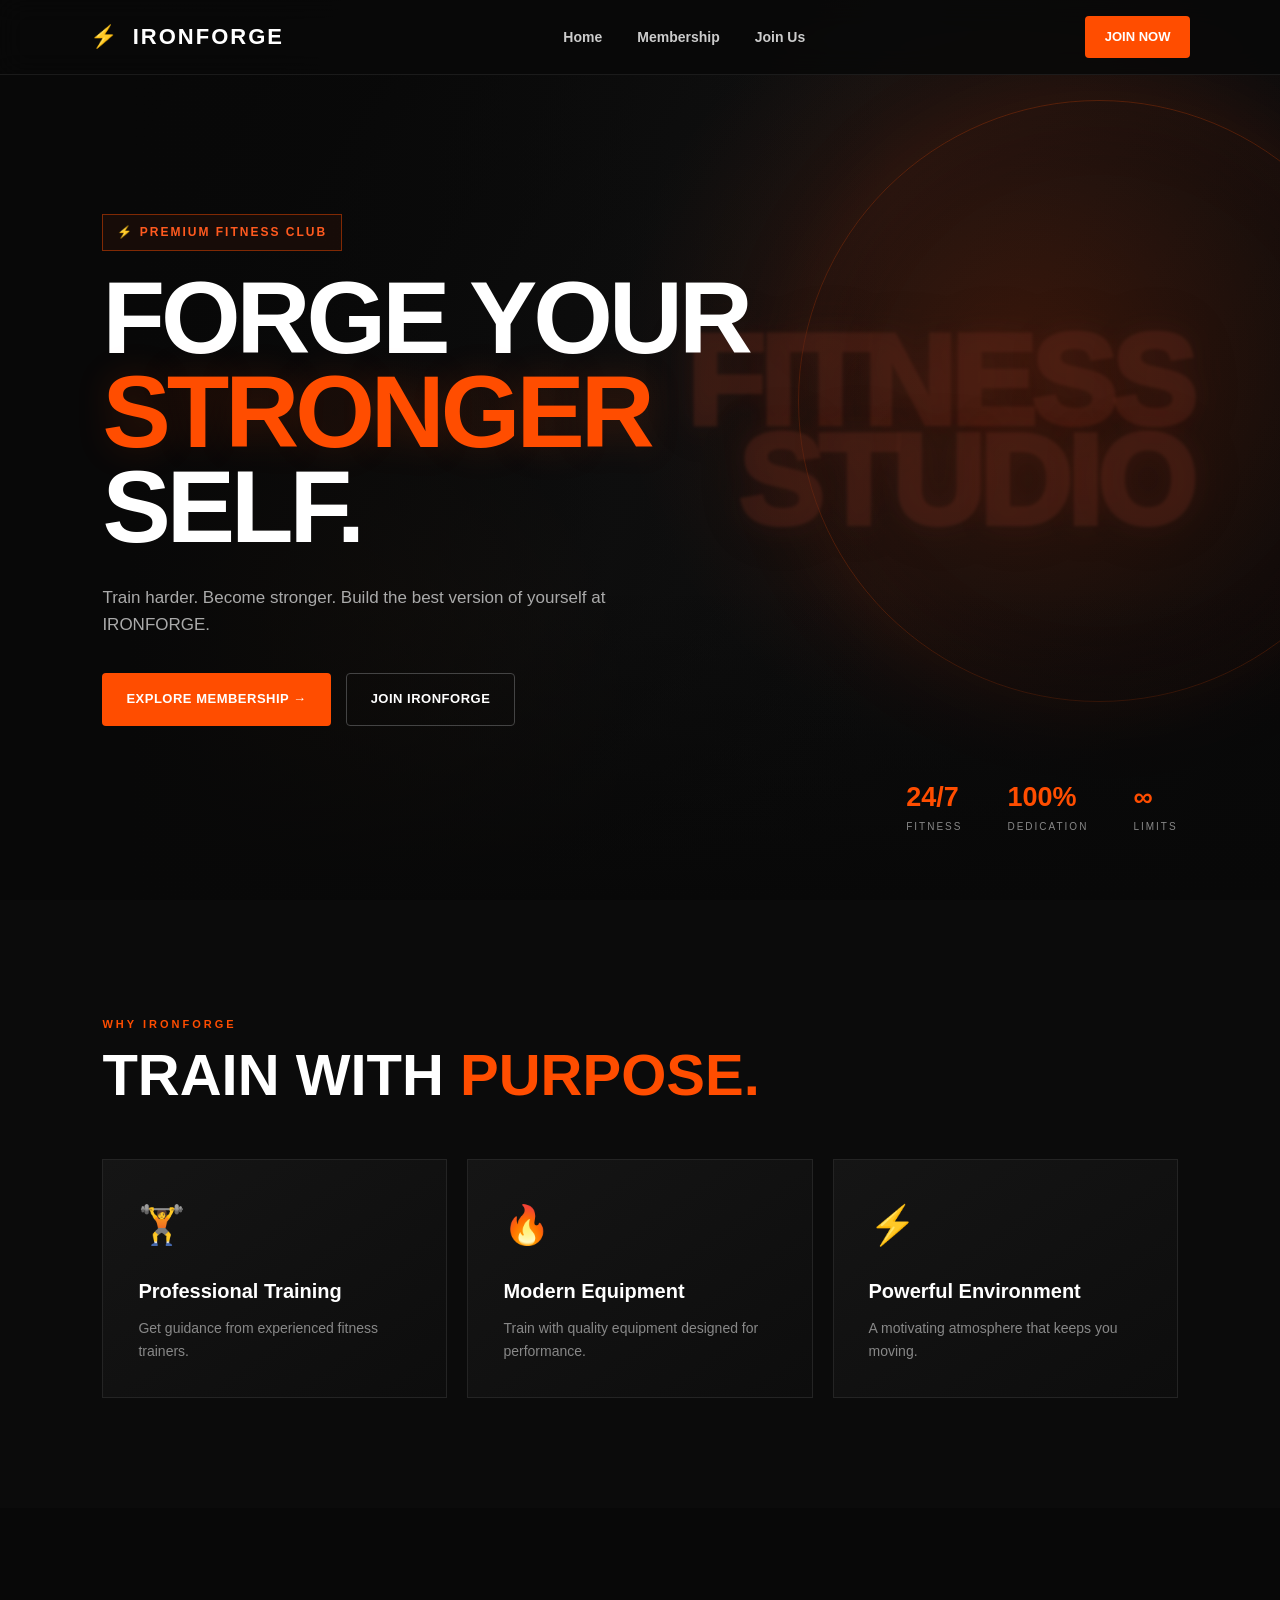
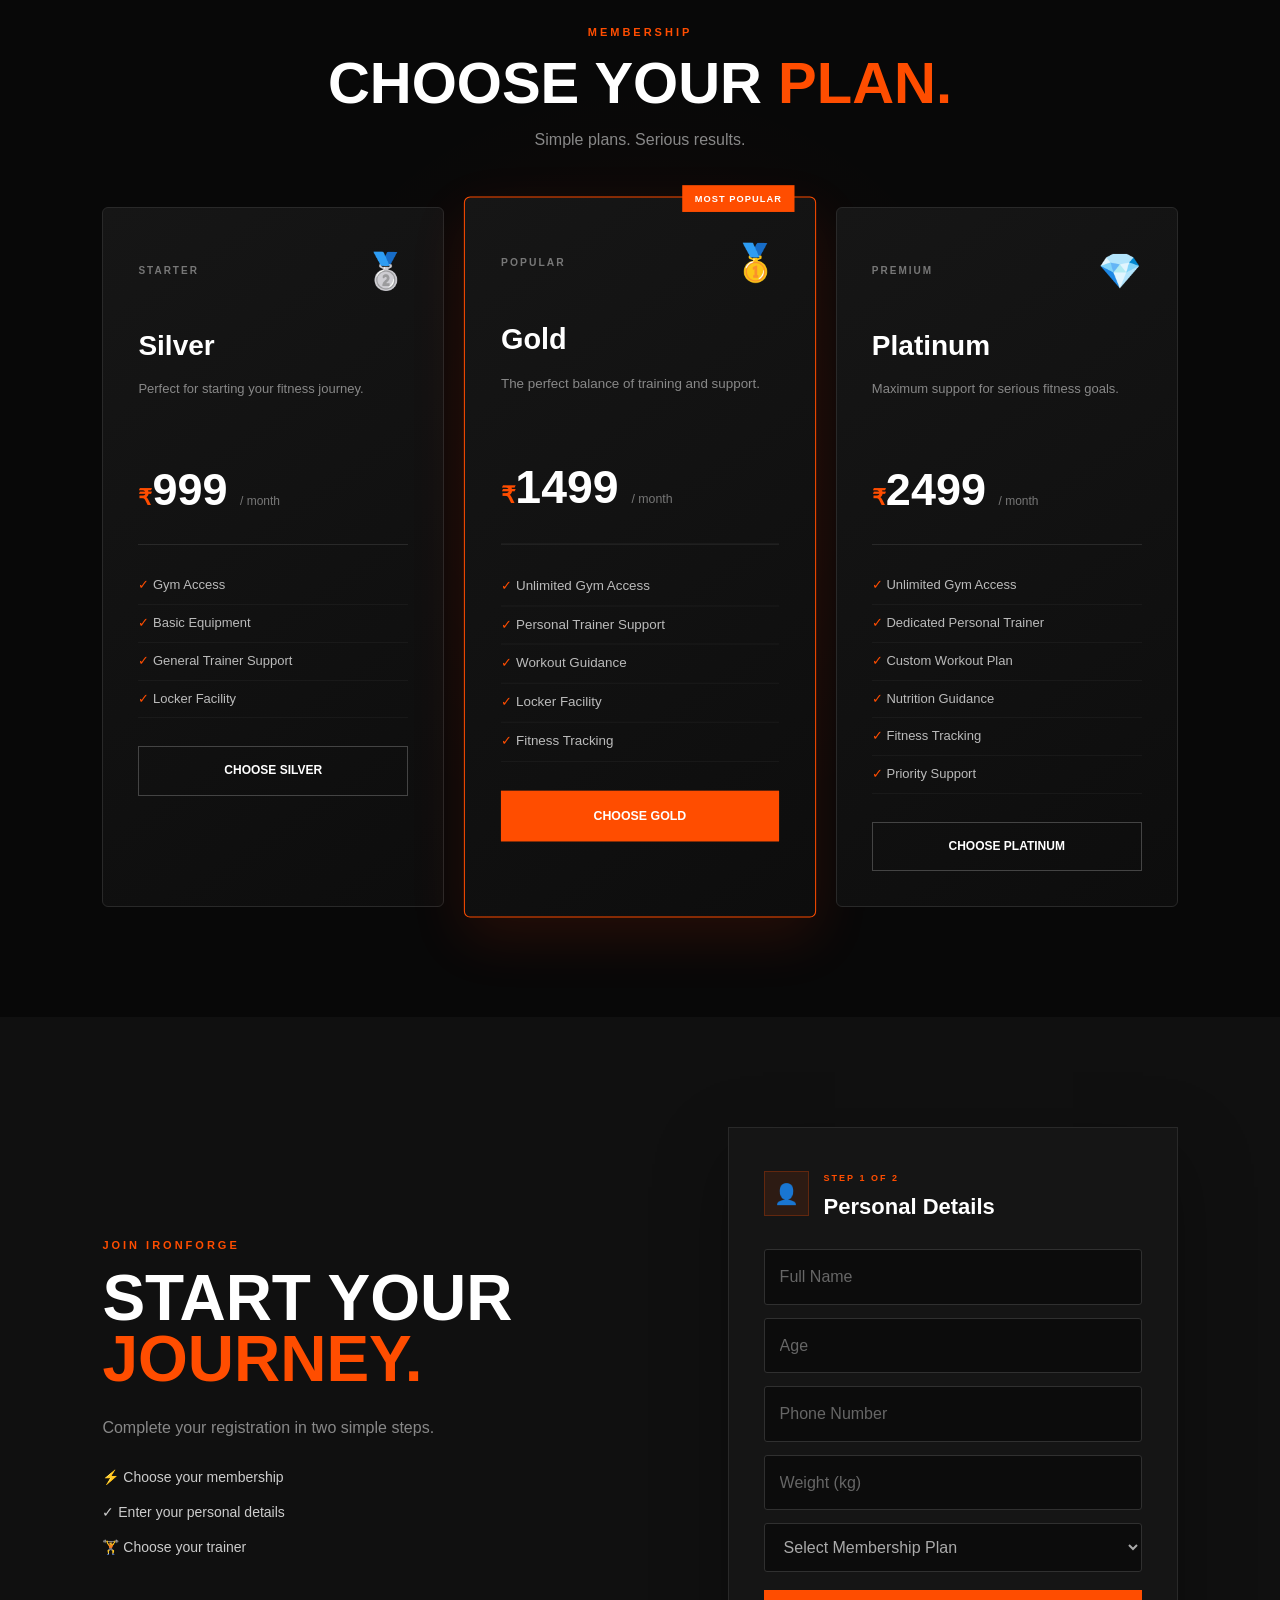
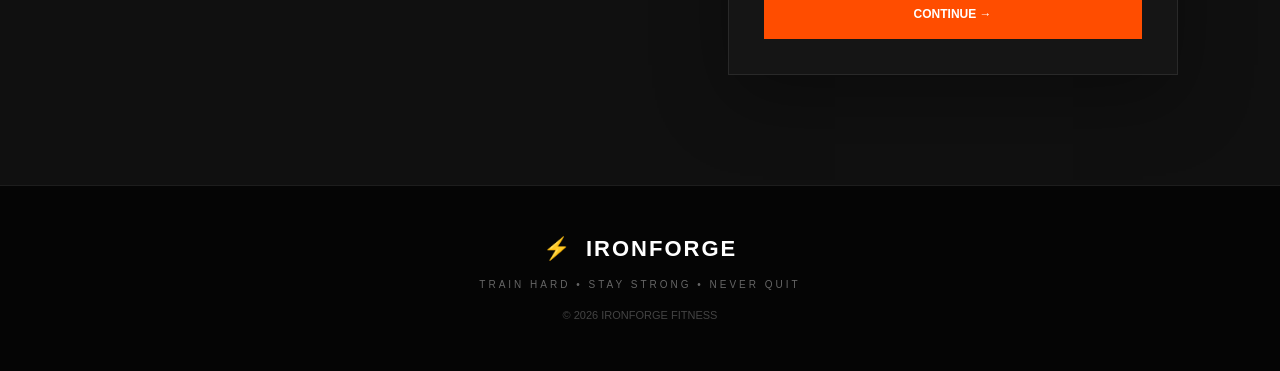
<file: frontend/index.html>
<!DOCTYPE html>
<html lang="en">

<head>

    <meta charset="UTF-8">

    <meta name="viewport" content="width=device-width, initial-scale=1.0">

    <title>IRONFORGE | Premium Fitness</title>

    <link rel="stylesheet" href="style.css">

<style>
/* FITNESS STUDIO - hero background text */
.fitness-studio-text {
    position: absolute;
    right: 7%;
    top: 48%;
    transform: translateY(-50%);
    z-index: 1;
    pointer-events: none;
    user-select: none;
    font-size: clamp(70px, 10vw, 155px);
    line-height: 0.78;
    font-weight: 950;
    letter-spacing: -5px;
    text-align: right;
    text-transform: uppercase;
    color: rgba(105, 45, 30, 0.34);
    filter: blur(1.8px);
    text-shadow:
        0 0 28px rgba(110, 45, 25, 0.18),
        0 0 55px rgba(80, 35, 25, 0.12);
    white-space: nowrap;
}
.fitness-studio-text span {
    display: block;
}
@media (max-width: 900px) {
    .fitness-studio-text {
        right: 4%;
        top: 52%;
        font-size: clamp(48px, 13vw, 100px);
        letter-spacing: -3px;
        opacity: 0.75;
    }
}
</style>

</head>

<body>


<!-- ================= NAVBAR ================= -->

<nav class="visitor-nav">

    <div class="visitor-logo">
        <span>⚡</span> IRONFORGE
    </div>

    <div class="visitor-links">

        <a href="#home">Home</a>
        <a href="#plans">Membership</a>
        <a href="#join">Join Us</a>

    </div>

    <a href="#plans" class="nav-join">
        JOIN NOW
    </a>

</nav>


<!-- ================= HERO ================= -->

<section class="visitor-hero" id="home">

    <div class="visitor-hero-overlay"></div>

    <div class="visitor-hero-content">

        <span class="hero-tag">
            ⚡ PREMIUM FITNESS CLUB
        </span>

        <h1>
            FORGE YOUR <strong>STRONGER</strong> SELF.
        </h1>

        <p>
            Train harder. Become stronger.
            Build the best version of yourself at IRONFORGE.
        </p>

        <div class="hero-buttons">

            <a href="#plans" class="hero-btn primary">
                EXPLORE MEMBERSHIP →
            </a>

            <a href="#join" class="hero-btn secondary">
                JOIN IRONFORGE
            </a>

        </div>

    </div>

    <!-- FITNESS STUDIO BACKGROUND TEXT -->
    <div class="fitness-studio-text" aria-hidden="true">
        <span>FITNESS</span>
        <span>STUDIO</span>
    </div>


    <div class="hero-stat">

        <div>
            <strong>24/7</strong>
            <span>FITNESS</span>
        </div>

        <div>
            <strong>100%</strong>
            <span>DEDICATION</span>
        </div>

        <div>
            <strong>∞</strong>
            <span>LIMITS</span>
        </div>

    </div>

</section>


<!-- ================= WHY IRONFORGE ================= -->

<section class="visitor-section">

    <div class="visitor-section-title">

        <span>WHY IRONFORGE</span>

        <h2>
            TRAIN WITH <strong>PURPOSE.</strong>
        </h2>

    </div>


    <div class="feature-grid">

        <div class="feature-card">

            <div class="feature-icon">
                🏋️
            </div>

            <h3>
                Professional Training
            </h3>

            <p>
                Get guidance from experienced fitness trainers.
            </p>

        </div>


        <div class="feature-card">

            <div class="feature-icon">
                🔥
            </div>

            <h3>
                Modern Equipment
            </h3>

            <p>
                Train with quality equipment designed for performance.
            </p>

        </div>


        <div class="feature-card">

            <div class="feature-icon">
                ⚡
            </div>

            <h3>
                Powerful Environment
            </h3>

            <p>
                A motivating atmosphere that keeps you moving.
            </p>

        </div>

    </div>

</section>


<!-- ================= MEMBERSHIP ================= -->

<section class="plans-section" id="plans">

    <div class="visitor-section-title center">

        <span>MEMBERSHIP</span>

        <h2>
            CHOOSE YOUR <strong>PLAN.</strong>
        </h2>

        <p>
            Simple plans. Serious results.
        </p>

    </div>


    <div class="plans-grid">


        <!-- SILVER -->

        <div class="plan-card">

            <div class="plan-top">

                <span class="plan-badge">
                    STARTER
                </span>

                <div class="plan-icon">
                    🥈
                </div>

            </div>

            <h3>
                Silver
            </h3>

            <p class="plan-description">
                Perfect for starting your fitness journey.
            </p>

            <div class="plan-price">

                <span>₹</span>999

                <small>
                    / month
                </small>

            </div>

            <div class="plan-line"></div>

            <ul>

                <li>✓ Gym Access</li>
                <li>✓ Basic Equipment</li>
                <li>✓ General Trainer Support</li>
                <li>✓ Locker Facility</li>

            </ul>

            <button
                class="plan-btn"
                onclick="selectPlan('Silver')">

                CHOOSE SILVER

            </button>

        </div>


        <!-- GOLD -->

        <div class="plan-card featured">

            <div class="popular-badge">
                MOST POPULAR
            </div>

            <div class="plan-top">

                <span class="plan-badge">
                    POPULAR
                </span>

                <div class="plan-icon">
                    🥇
                </div>

            </div>

            <h3>
                Gold
            </h3>

            <p class="plan-description">
                The perfect balance of training and support.
            </p>

            <div class="plan-price">

                <span>₹</span>1499

                <small>
                    / month
                </small>

            </div>

            <div class="plan-line"></div>

            <ul>

                <li>✓ Unlimited Gym Access</li>
                <li>✓ Personal Trainer Support</li>
                <li>✓ Workout Guidance</li>
                <li>✓ Locker Facility</li>
                <li>✓ Fitness Tracking</li>

            </ul>

            <button
                class="plan-btn"
                onclick="selectPlan('Gold')">

                CHOOSE GOLD

            </button>

        </div>


        <!-- PLATINUM -->

        <div class="plan-card">

            <div class="plan-top">

                <span class="plan-badge">
                    PREMIUM
                </span>

                <div class="plan-icon">
                    💎
                </div>

            </div>

            <h3>
                Platinum
            </h3>

            <p class="plan-description">
                Maximum support for serious fitness goals.
            </p>

            <div class="plan-price">

                <span>₹</span>2499

                <small>
                    / month
                </small>

            </div>

            <div class="plan-line"></div>

            <ul>

                <li>✓ Unlimited Gym Access</li>
                <li>✓ Dedicated Personal Trainer</li>
                <li>✓ Custom Workout Plan</li>
                <li>✓ Nutrition Guidance</li>
                <li>✓ Fitness Tracking</li>
                <li>✓ Priority Support</li>

            </ul>

            <button
                class="plan-btn"
                onclick="selectPlan('Platinum')">

                CHOOSE PLATINUM

            </button>

        </div>

    </div>

</section>


<!-- ================= REGISTRATION ================= -->

<section class="join-section" id="join">

    <div class="join-container">


        <div class="join-info">

            <span>
                JOIN IRONFORGE
            </span>

            <h2>
                START YOUR <strong>JOURNEY.</strong>
            </h2>

            <p>
                Complete your registration in two simple steps.
            </p>

            <div class="join-highlight">
                ⚡ Choose your membership
            </div>

            <div class="join-highlight">
                ✓ Enter your personal details
            </div>

            <div class="join-highlight">
                🏋️ Choose your trainer
            </div>

        </div>


        <!-- STEP 1 -->

        <div class="join-form" id="step1">

            <div class="form-title">

                <div class="form-icon">
                    👤
                </div>

                <div>

                    <span>
                        STEP 1 OF 2
                    </span>

                    <h2>
                        Personal Details
                    </h2>

                </div>

            </div>


            <input
                type="text"
                id="name"
                placeholder="Full Name"
            >


            <input
                type="number"
                id="age"
                placeholder="Age"
            >


            <input
                type="text"
                id="phone"
                placeholder="Phone Number"
            >


            <input
                type="number"
                step="0.1"
                id="weight"
                placeholder="Weight (kg)"
            >


            <select id="membershipType">

                <option value="">
                    Select Membership Plan
                </option>

                <option value="Silver">
                    🥈 Silver
                </option>

                <option value="Gold">
                    🥇 Gold
                </option>

                <option value="Platinum">
                    💎 Platinum
                </option>

            </select>


            <button
                type="button"
                class="join-submit"
                onclick="nextStep()">

                CONTINUE →

            </button>

        </div>


        <!-- STEP 2 -->

        <div
            class="join-form"
            id="step2"
            style="display: none;"
        >

            <div class="form-title">

                <div class="form-icon">
                    🏋️
                </div>

                <div>

                    <span>
                        STEP 2 OF 2
                    </span>

                    <h2>
                        Choose Trainer
                    </h2>

                </div>

            </div>


            <div class="trainer-options">


                <label class="trainer-option">

                    <input
                        type="radio"
                        name="trainerType"
                        value="General Trainer"
                    >

                    <div>

                        <strong>
                            🏋️ General Trainer
                        </strong>

                        <p>
                            Regular gym guidance and workout support.
                        </p>

                    </div>

                </label>


                <label class="trainer-option">

                    <input
                        type="radio"
                        name="trainerType"
                        value="Personal Trainer"
                    >

                    <div>

                        <strong>
                            🔥 Personal Trainer
                        </strong>

                        <p>
                            Dedicated trainer with personalized guidance.
                        </p>

                    </div>

                </label>


            </div>


            <button
                type="button"
                class="join-submit"
                onclick="submitRegistration()">

                COMPLETE REGISTRATION ✓

            </button>


            <button
                type="button"
                class="back-btn"
                onclick="previousStep()">

                ← BACK

            </button>

        </div>

    </div>

</section>


<!-- ================= FOOTER ================= -->

<footer class="visitor-footer">

    <div class="visitor-logo">

        <span>⚡</span>
        IRONFORGE

    </div>

    <p>
        TRAIN HARD • STAY STRONG • NEVER QUIT
    </p>

    <span>
        © 2026 IRONFORGE FITNESS
    </span>

</footer>


<script>


const API = "https://gymmanagementsystem-nhcn.onrender.com";


/* ================= PLAN SELECT ================= */

function selectPlan(plan) {

    document.getElementById("membershipType").value = plan;

    document.getElementById("join").scrollIntoView({
        behavior: "smooth"
    });

}


/* ================= NEXT STEP ================= */

function nextStep() {

    const name =
        document.getElementById("name").value.trim();

    const age =
        document.getElementById("age").value.trim();

    const phone =
        document.getElementById("phone").value.trim();

    const weight =
        document.getElementById("weight").value.trim();

    const membership =
        document.getElementById("membershipType").value;


    if (
        name === "" ||
        age === "" ||
        phone === "" ||
        weight === "" ||
        membership === ""
    ) {

        alert("Please fill all personal details!");

        return;

    }


    document.getElementById("step1").style.display = "none";

    document.getElementById("step2").style.display = "block";

}


/* ================= BACK ================= */

function previousStep() {

    document.getElementById("step2").style.display = "none";

    document.getElementById("step1").style.display = "block";

}


/* ================= GET PLAN PRICE ================= */

function getPlanAmount(plan) {

    if (plan === "Silver") {
        return 999;
    }

    if (plan === "Gold") {
        return 1499;
    }

    if (plan === "Platinum") {
        return 2499;
    }

    return 0;

}


/* ================= TODAY DATE ================= */

function getTodayDate() {

    const today = new Date();

    const year =
        today.getFullYear();

    const month =
        String(today.getMonth() + 1).padStart(2, "0");

    const day =
        String(today.getDate()).padStart(2, "0");

    return year + "-" + month + "-" + day;

}


/* ================= REGISTRATION ================= */

async function submitRegistration() {


    const trainer =
        document.querySelector(
            'input[name="trainerType"]:checked'
        );


    if (!trainer) {

        alert("Please select a trainer type!");

        return;

    }


    const membership =
        document.getElementById("membershipType").value;


    const member = {

        name:
            document.getElementById("name").value,

        age:
            Number(
                document.getElementById("age").value
            ),

        phone:
            document.getElementById("phone").value,

        weight:
            Number(
                document.getElementById("weight").value
            ),

        membershipType:
            membership,

        trainerType:
            trainer.value

    };


    try {


        /* ================= CREATE MEMBER ================= */

        const memberResponse =
            await fetch(API + "/members", {

                method: "POST",

                headers: {
                    "Content-Type": "application/json"
                },

                body: JSON.stringify(member)

            });


        if (!memberResponse.ok) {

            throw new Error(
                "Member registration failed"
            );

        }


        const savedMember =
            await memberResponse.json();


        const memberId =
            savedMember.id;


        /* ================= CREATE PAYMENT ================= */

        const amount =
            getPlanAmount(member.membershipType);


        const payment = {

            memberId: memberId,

            planName:
                member.membershipType,

            amount:
                amount,

            paymentDate:
                getTodayDate(),

            paymentMethod:
                "UPI",

            status:
                "Paid"

        };


        const paymentResponse =
            await fetch(API + "/payments", {

                method: "POST",

                headers: {
                    "Content-Type": "application/json"
                },

                body: JSON.stringify(payment)

            });


        if (!paymentResponse.ok) {

            throw new Error(
                "Payment creation failed"
            );

        }


        /* ================= CREATE ATTENDANCE ================= */

        const attendance = {

            memberId:
                memberId,

            date:
                getTodayDate(),

            status:
                "Present"

        };


        const attendanceResponse =
            await fetch(API + "/attendance", {

                method: "POST",

                headers: {
                    "Content-Type": "application/json"
                },

                body: JSON.stringify(attendance)

            });


        if (!attendanceResponse.ok) {

            throw new Error(
                "Attendance creation failed"
            );

        }


        /* ================= SUCCESS ================= */

        alert(
            "Registration successful! 🎉\n\n" +
            "Member ID: " + memberId +
            "\nMembership: " + member.membershipType +
            "\nTrainer: " + member.trainerType +
            "\nPayment: ₹" + amount +
            "\nAttendance: Present"
        );


        /* CLEAR FORM */

        document.getElementById("name").value = "";

        document.getElementById("age").value = "";

        document.getElementById("phone").value = "";

        document.getElementById("weight").value = "";

        document.getElementById("membershipType").value = "";


        trainer.checked = false;


        previousStep();


    } catch (error) {

        console.error(error);

        alert(
            "Registration failed!\n\n" +
            "Please make sure the backend is running."
        );

    }

}

</script>

</body>

</html>
</file>
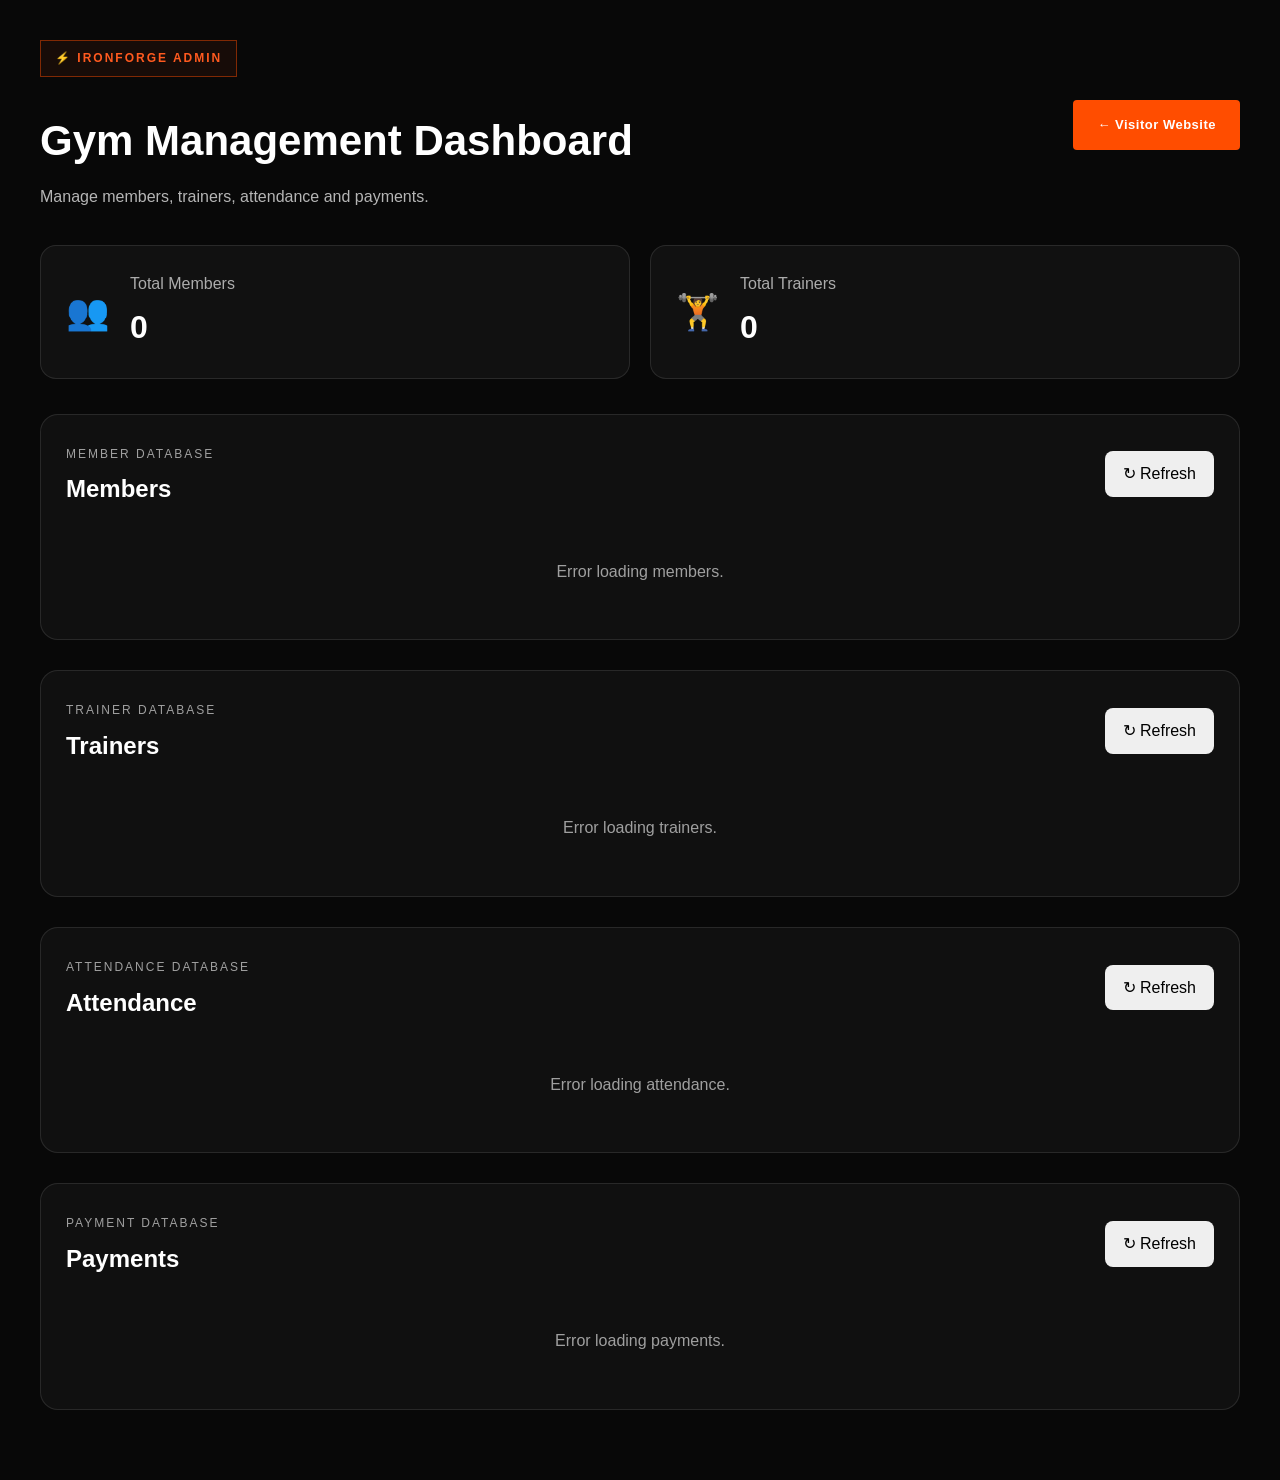
<file: frontend/admin.html>
<!DOCTYPE html>
<html lang="en">

<head>

    <meta charset="UTF-8">

    <meta name="viewport"
          content="width=device-width, initial-scale=1.0">

    <title>IRONFORGE | Admin Dashboard</title>

    <link rel="stylesheet" href="style.css">

    <style>

        .admin-page {
            min-height: 100vh;
            padding: 40px;
        }

        .admin-top {
            display: flex;
            justify-content: space-between;
            align-items: center;
            gap: 30px;
            margin-bottom: 35px;
        }

        .admin-top h1 {
            margin: 10px 0;
            font-size: 42px;
        }

        .admin-top p {
            opacity: 0.7;
        }

        .admin-cards {
            display: grid;
            grid-template-columns: repeat(2, 1fr);
            gap: 20px;
            margin-bottom: 35px;
        }

        .stat-card {
            padding: 25px;
            border: 1px solid rgba(255,255,255,0.1);
            border-radius: 16px;
            background: rgba(255,255,255,0.04);
            display: flex;
            align-items: center;
            gap: 20px;
        }

        .stat-icon {
            font-size: 35px;
        }

        .stat-card span {
            opacity: 0.65;
        }

        .stat-card h3 {
            font-size: 32px;
            margin: 5px 0 0;
        }

        .members-box {
            margin-bottom: 30px;
            padding: 25px;
            border: 1px solid rgba(255,255,255,0.1);
            border-radius: 18px;
            background: rgba(255,255,255,0.035);
        }

        .list-header {
            display: flex;
            justify-content: space-between;
            align-items: center;
            margin-bottom: 20px;
        }

        .list-header span {
            font-size: 12px;
            letter-spacing: 2px;
            opacity: 0.6;
        }

        .list-header h2 {
            margin: 5px 0 0;
        }

        .refresh-btn {
            padding: 10px 18px;
            border: 0;
            border-radius: 8px;
            cursor: pointer;
        }

        #memberList,
        #trainerList,
        #attendanceList,
        #paymentList {
            display: grid;
            gap: 12px;
        }

        .admin-row {
            display: grid;
            grid-template-columns: 60px 1.4fr 0.8fr 1fr 1fr 1fr auto;
            gap: 15px;
            padding: 16px;
            border-radius: 12px;
            background: rgba(255,255,255,0.035);
            align-items: center;
        }

        .admin-row strong {
            font-size: 15px;
        }

        .admin-row span {
            opacity: 0.7;
            font-size: 14px;
        }

        .action-buttons {
            display: flex;
            gap: 8px;
        }

        .edit-btn,
        .delete-btn {
            border: none;
            padding: 8px 12px;
            border-radius: 7px;
            cursor: pointer;
            font-weight: bold;
        }

        .edit-btn {
            background: #ffffff;
            color: #111;
        }

        .delete-btn {
            background: #ff4444;
            color: white;
        }

        .edit-btn:hover,
        .delete-btn:hover,
        .refresh-btn:hover {
            opacity: 0.8;
        }

        .empty-message {
            text-align: center;
            padding: 30px;
            opacity: 0.6;
        }

        @media (max-width: 1000px) {

            .admin-row {
                grid-template-columns: 1fr;
                gap: 8px;
            }

            .action-buttons {
                margin-top: 8px;
            }

        }

        @media (max-width: 800px) {

            .admin-page {
                padding: 20px;
            }

            .admin-top {
                flex-direction: column;
                align-items: flex-start;
            }

            .admin-cards {
                grid-template-columns: 1fr;
            }

        }

    </style>

</head>

<body>

<div class="admin-page">

    <!-- HEADER -->

    <div class="admin-top">

        <div>

            <span class="hero-tag">
                ⚡ IRONFORGE ADMIN
            </span>

            <h1>
                Gym Management Dashboard
            </h1>

            <p>
                Manage members, trainers, attendance and payments.
            </p>

        </div>

        <a href="index.html"
           class="hero-btn primary">

            ← Visitor Website

        </a>

    </div>


    <!-- STAT CARDS -->

    <div class="admin-cards">

        <div class="stat-card">

            <div class="stat-icon">
                👥
            </div>

            <div>

                <span>
                    Total Members
                </span>

                <h3 id="totalMembers">
                    0
                </h3>

            </div>

        </div>


        <div class="stat-card">

            <div class="stat-icon">
                🏋️
            </div>

            <div>

                <span>
                    Total Trainers
                </span>

                <h3 id="totalTrainers">
                    0
                </h3>

            </div>

        </div>

    </div>


    <!-- MEMBERS -->

    <section class="members-box">

        <div class="list-header">

            <div>

                <span>
                    MEMBER DATABASE
                </span>

                <h2>
                    Members
                </h2>

            </div>

            <button
                class="refresh-btn"
                onclick="loadMembers()">

                ↻ Refresh

            </button>

        </div>

        <div id="memberList">

            <div class="empty-message">
                Loading members...
            </div>

        </div>

    </section>


    <!-- TRAINERS -->

    <section class="members-box">

        <div class="list-header">

            <div>

                <span>
                    TRAINER DATABASE
                </span>

                <h2>
                    Trainers
                </h2>

            </div>

            <button
                class="refresh-btn"
                onclick="loadTrainers()">

                ↻ Refresh

            </button>

        </div>

        <div id="trainerList">

            <div class="empty-message">
                Loading trainers...
            </div>

        </div>

    </section>


    <!-- ATTENDANCE -->

    <section class="members-box">

        <div class="list-header">

            <div>

                <span>
                    ATTENDANCE DATABASE
                </span>

                <h2>
                    Attendance
                </h2>

            </div>

            <button
                class="refresh-btn"
                onclick="loadAttendance()">

                ↻ Refresh

            </button>

        </div>

        <div id="attendanceList">

            <div class="empty-message">
                Loading attendance...
            </div>

        </div>

    </section>


    <!-- PAYMENTS -->

    <section class="members-box">

        <div class="list-header">

            <div>

                <span>
                    PAYMENT DATABASE
                </span>

                <h2>
                    Payments
                </h2>

            </div>

            <button
                class="refresh-btn"
                onclick="loadPayments()">

                ↻ Refresh

            </button>

        </div>

        <div id="paymentList">

            <div class="empty-message">
                Loading payments...
            </div>

        </div>

    </section>

</div>


<script>

const API = "https://gymmanagementsystem-nhcn.onrender.com";


/* ================= MEMBERS ================= */

async function loadMembers() {

    try {

        const response = await fetch(API + "/members");

        const members = await response.json();

        document.getElementById("totalMembers").innerText =
            members.length;

        const list =
            document.getElementById("memberList");

        if (members.length === 0) {

            list.innerHTML =
                '<div class="empty-message">No members found.</div>';

            return;
        }

        list.innerHTML = members.map(member => `

            <div class="admin-row">

                <strong>
                    #${member.id}
                </strong>

                <strong>
                    ${member.name}
                </strong>

                <span>
                    Age: ${member.age}
                </span>

                <span>
                    ${member.phone}
                </span>

                <span>
                    ${member.membershipType}
                </span>

                <span>
                    ${member.trainerType || "Not selected"}
                </span>

                <div class="action-buttons">

                    <button
                        class="edit-btn"
                        onclick="editMember(${member.id})">

                        Edit

                    </button>

                    <button
                        class="delete-btn"
                        onclick="deleteMember(${member.id})">

                        Delete

                    </button>

                </div>

            </div>

        `).join("");

    } catch (error) {

        console.error(error);

        document.getElementById("memberList").innerHTML =
            '<div class="empty-message">Error loading members.</div>';

    }

}


/* MEMBER DELETE */

async function deleteMember(id) {

    if (!confirm("Are you sure you want to delete this member?")) {
        return;
    }

    try {

        const response =
            await fetch(API + "/members/" + id, {
                method: "DELETE"
            });

        if (!response.ok) {
            throw new Error("Delete failed");
        }

        alert("Member deleted successfully!");

        loadMembers();

    } catch (error) {

        console.error(error);

        alert("Error deleting member!");

    }

}


/* MEMBER EDIT */

async function editMember(id) {

    const name =
        prompt("Enter new member name:");

    if (name === null || name.trim() === "") {
        return;
    }

    try {

        const response =
            await fetch(API + "/members/" + id);

        const member =
            await response.json();

        const updatedMember = {

            name: name,

            age: Number(
                prompt("Enter age:", member.age)
            ),

            phone: prompt(
                "Enter phone:",
                member.phone
            ),

            weight: Number(
                prompt("Enter weight:", member.weight)
            ),

            membershipType: prompt(
                "Enter membership (Silver / Gold / Platinum):",
                member.membershipType
            ),

            trainerType: prompt(
                "Enter trainer type:",
                member.trainerType
            )

        };

        const updateResponse =
            await fetch(API + "/members/" + id, {

                method: "PUT",

                headers: {
                    "Content-Type": "application/json"
                },

                body: JSON.stringify(updatedMember)

            });

        if (!updateResponse.ok) {
            throw new Error("Update failed");
        }

        alert("Member updated successfully!");

        loadMembers();

    } catch (error) {

        console.error(error);

        alert("Error updating member!");

    }

}


/* ================= TRAINERS ================= */

async function loadTrainers() {

    try {

        const response =
            await fetch(API + "/trainers");

        const trainers =
            await response.json();

        document.getElementById("totalTrainers").innerText =
            trainers.length;

        const list =
            document.getElementById("trainerList");

        if (trainers.length === 0) {

            list.innerHTML =
                '<div class="empty-message">No trainers found.</div>';

            return;
        }

        list.innerHTML = trainers.map(trainer => `

            <div class="admin-row">

                <strong>
                    #${trainer.id}
                </strong>

                <strong>
                    ${trainer.name}
                </strong>

                <span>
                    ${trainer.phone}
                </span>

                <span>
                    ${trainer.specialization}
                </span>

                <span>
                    ${trainer.trainerType}
                </span>

                <span>
                    ${trainer.shift}
                </span>

                <div class="action-buttons">

                    <button
                        class="edit-btn"
                        onclick="editTrainer(${trainer.id})">

                        Edit

                    </button>

                    <button
                        class="delete-btn"
                        onclick="deleteTrainer(${trainer.id})">

                        Delete

                    </button>

                </div>

            </div>

        `).join("");

    } catch (error) {

        console.error(error);

        document.getElementById("trainerList").innerHTML =
            '<div class="empty-message">Error loading trainers.</div>';

    }

}


/* TRAINER DELETE */

async function deleteTrainer(id) {

    if (!confirm("Are you sure you want to delete this trainer?")) {
        return;
    }

    try {

        const response =
            await fetch(API + "/trainers/" + id, {
                method: "DELETE"
            });

        if (!response.ok) {
            throw new Error("Delete failed");
        }

        alert("Trainer deleted successfully!");

        loadTrainers();

    } catch (error) {

        console.error(error);

        alert("Error deleting trainer!");

    }

}


/* TRAINER EDIT */

async function editTrainer(id) {

    try {

        const response =
            await fetch(API + "/trainers/" + id);

        const trainer =
            await response.json();

        const updatedTrainer = {

            name: prompt(
                "Enter trainer name:",
                trainer.name
            ),

            phone: prompt(
                "Enter phone:",
                trainer.phone
            ),

            specialization: prompt(
                "Enter specialization:",
                trainer.specialization
            ),

            trainerType: prompt(
                "Enter trainer type:",
                trainer.trainerType
            ),

            shift: prompt(
                "Enter shift:",
                trainer.shift
            )

        };

        const updateResponse =
            await fetch(API + "/trainers/" + id, {

                method: "PUT",

                headers: {
                    "Content-Type": "application/json"
                },

                body: JSON.stringify(updatedTrainer)

            });

        if (!updateResponse.ok) {
            throw new Error("Update failed");
        }

        alert("Trainer updated successfully!");

        loadTrainers();

    } catch (error) {

        console.error(error);

        alert("Error updating trainer!");

    }

}


/* ================= ATTENDANCE ================= */

async function loadAttendance() {

    try {

        const response =
            await fetch(API + "/attendance");

        const attendance =
            await response.json();

        const list =
            document.getElementById("attendanceList");

        if (attendance.length === 0) {

            list.innerHTML =
                '<div class="empty-message">No attendance records found.</div>';

            return;
        }

        list.innerHTML = attendance.map(item => `

            <div class="admin-row">

                <strong>
                    #${item.id}
                </strong>

                <strong>
                    Member ID: ${item.memberId}
                </strong>

                <span>
                    Date: ${item.date}
                </span>

                <span>
                    Status: ${item.status}
                </span>

                <div class="action-buttons">

                    <button
                        class="edit-btn"
                        onclick="editAttendance(${item.id})">

                        Edit

                    </button>

                    <button
                        class="delete-btn"
                        onclick="deleteAttendance(${item.id})">

                        Delete

                    </button>

                </div>

            </div>

        `).join("");

    } catch (error) {

        console.error(error);

        document.getElementById("attendanceList").innerHTML =
            '<div class="empty-message">Error loading attendance.</div>';

    }

}


/* ATTENDANCE DELETE */

async function deleteAttendance(id) {

    if (!confirm("Delete this attendance record?")) {
        return;
    }

    try {

        await fetch(API + "/attendance/" + id, {
            method: "DELETE"
        });

        alert("Attendance deleted successfully!");

        loadAttendance();

    } catch (error) {

        console.error(error);

        alert("Error deleting attendance!");

    }

}


/* ATTENDANCE EDIT */

async function editAttendance(id) {

    try {

        const response =
            await fetch(API + "/attendance/" + id);

        const item =
            await response.json();

        const updatedAttendance = {

            memberId: Number(
                prompt(
                    "Enter Member ID:",
                    item.memberId
                )
            ),

            date: prompt(
                "Enter date:",
                item.date
            ),

            status: prompt(
                "Enter status (Present / Absent):",
                item.status
            )

        };

        await fetch(API + "/attendance/" + id, {

            method: "PUT",

            headers: {
                "Content-Type": "application/json"
            },

            body: JSON.stringify(updatedAttendance)

        });

        alert("Attendance updated successfully!");

        loadAttendance();

    } catch (error) {

        console.error(error);

        alert("Error updating attendance!");

    }

}


/* ================= PAYMENTS ================= */

async function loadPayments() {

    try {

        const response =
            await fetch(API + "/payments");

        const payments =
            await response.json();

        const list =
            document.getElementById("paymentList");

        if (payments.length === 0) {

            list.innerHTML =
                '<div class="empty-message">No payment records found.</div>';

            return;
        }

        list.innerHTML = payments.map(payment => `

            <div class="admin-row">

                <strong>
                    #${payment.id}
                </strong>

                <strong>
                    Member ID: ${payment.memberId}
                </strong>

                <span>
                    ${payment.planName}
                </span>

                <span>
                    ₹${payment.amount}
                </span>

                <span>
                    ${payment.paymentMethod}
                </span>

                <span>
                    ${payment.status}
                </span>

                <div class="action-buttons">

                    <button
                        class="edit-btn"
                        onclick="editPayment(${payment.id})">

                        Edit

                    </button>

                    <button
                        class="delete-btn"
                        onclick="deletePayment(${payment.id})">

                        Delete

                    </button>

                </div>

            </div>

        `).join("");

    } catch (error) {

        console.error(error);

        document.getElementById("paymentList").innerHTML =
            '<div class="empty-message">Error loading payments.</div>';

    }

}


/* PAYMENT DELETE */

async function deletePayment(id) {

    if (!confirm("Delete this payment record?")) {
        return;
    }

    try {

        await fetch(API + "/payments/" + id, {
            method: "DELETE"
        });

        alert("Payment deleted successfully!");

        loadPayments();

    } catch (error) {

        console.error(error);

        alert("Error deleting payment!");

    }

}


/* PAYMENT EDIT */

async function editPayment(id) {

    try {

        const response =
            await fetch(API + "/payments/" + id);

        const payment =
            await response.json();

        const updatedPayment = {

            memberId: Number(
                prompt(
                    "Enter Member ID:",
                    payment.memberId
                )
            ),

            planName: prompt(
                "Enter plan name:",
                payment.planName
            ),

            amount: Number(
                prompt(
                    "Enter amount:",
                    payment.amount
                )
            ),

            paymentDate: prompt(
                "Enter payment date:",
                payment.paymentDate
            ),

            paymentMethod: prompt(
                "Enter payment method:",
                payment.paymentMethod
            ),

            status: prompt(
                "Enter status:",
                payment.status
            )

        };

        await fetch(API + "/payments/" + id, {

            method: "PUT",

            headers: {
                "Content-Type": "application/json"
            },

            body: JSON.stringify(updatedPayment)

        });

        alert("Payment updated successfully!");

        loadPayments();

    } catch (error) {

        console.error(error);

        alert("Error updating payment!");

    }

}


/* ================= LOAD EVERYTHING ================= */

loadMembers();
loadTrainers();
loadAttendance();
loadPayments();

</script>

</body>
</html>
</file>
<file: frontend/style.css>
/* ================================
   IRONFORGE PREMIUM GYM WEBSITE
   ================================ */

* {
    margin: 0;
    padding: 0;
    box-sizing: border-box;
}

html {
    scroll-behavior: smooth;
}

body {
    font-family: Arial, Helvetica, sans-serif;
    background: #080808;
    color: #ffffff;
    line-height: 1.6;
}

a {
    text-decoration: none;
    color: inherit;
}

button,
input,
select {
    font: inherit;
}


/* ================================
   NAVBAR
   ================================ */

.visitor-nav {
    position: fixed;
    top: 0;
    left: 0;
    width: 100%;
    height: 75px;

    display: flex;
    align-items: center;
    justify-content: space-between;

    padding: 0 7%;

    background: rgba(8, 8, 8, 0.88);
    backdrop-filter: blur(14px);

    border-bottom: 1px solid rgba(255,255,255,0.08);

    z-index: 1000;
}

.visitor-logo {
    font-size: 22px;
    font-weight: 900;
    letter-spacing: 2px;
}

.visitor-logo span {
    color: #ff3c00;
    margin-right: 6px;
}

.visitor-links {
    display: flex;
    gap: 35px;
}

.visitor-links a {
    color: #cccccc;
    font-size: 14px;
    font-weight: 700;
    transition: 0.3s;
}

.visitor-links a:hover {
    color: #ff4d00;
}

.nav-join {
    padding: 11px 20px;

    background: #ff4d00;
    color: white;

    font-size: 13px;
    font-weight: 800;

    border-radius: 4px;

    transition: 0.3s;
}

.nav-join:hover {
    transform: translateY(-2px);
    box-shadow: 0 8px 25px rgba(255, 77, 0, 0.35);
}


/* ================================
   HERO
   ================================ */

.visitor-hero {
    min-height: 100vh;

    position: relative;

    display: flex;
    align-items: center;

    padding: 120px 8% 80px;

    overflow: hidden;

    background:
        radial-gradient(circle at 80% 40%, rgba(255, 65, 0, 0.18), transparent 35%),
        radial-gradient(circle at 20% 80%, rgba(255, 120, 0, 0.08), transparent 30%),
        linear-gradient(120deg, #050505, #111111 50%, #080808);
}

.visitor-hero::before {
    content: "";

    position: absolute;
    right: -120px;
    top: 100px;

    width: 600px;
    height: 600px;

    border-radius: 50%;

    border: 1px solid rgba(255, 75, 0, 0.25);

    box-shadow:
        0 0 100px rgba(255, 60, 0, 0.08),
        inset 0 0 100px rgba(255, 60, 0, 0.05);
}

.visitor-hero-overlay {
    position: absolute;
    inset: 0;

    background:
        linear-gradient(90deg, #080808 10%, transparent 70%),
        linear-gradient(0deg, #080808 0%, transparent 35%);
}

.visitor-hero-content {
    position: relative;
    z-index: 2;

    max-width: 720px;
}

.hero-tag {
    display: inline-block;

    margin-bottom: 20px;

    padding: 8px 14px;

    border: 1px solid rgba(255, 77, 0, 0.45);

    color: #ff5a1f;

    font-size: 12px;
    font-weight: 800;

    letter-spacing: 2px;

    background: rgba(255, 77, 0, 0.06);
}

.visitor-hero h1 {
    font-size: clamp(55px, 8vw, 105px);

    line-height: 0.92;

    font-weight: 900;

    letter-spacing: -4px;

    margin-bottom: 30px;
}

.visitor-hero h1 strong {
    display: block;

    color: #ff4d00;

    text-shadow: 0 0 35px rgba(255, 77, 0, 0.18);
}

.visitor-hero p {
    max-width: 540px;

    color: #aaaaaa;

    font-size: 17px;

    margin-bottom: 35px;
}

.hero-buttons {
    display: flex;
    gap: 15px;
    flex-wrap: wrap;
}

.hero-btn {
    display: inline-flex;

    align-items: center;
    justify-content: center;

    padding: 15px 24px;

    font-size: 13px;
    font-weight: 900;

    letter-spacing: 0.5px;

    border-radius: 4px;

    transition: 0.3s;
}

.hero-btn.primary {
    background: #ff4d00;
    color: white;
}

.hero-btn.primary:hover {
    transform: translateY(-3px);
    box-shadow: 0 12px 30px rgba(255, 77, 0, 0.3);
}

.hero-btn.secondary {
    border: 1px solid #444;
    color: white;
}

.hero-btn.secondary:hover {
    border-color: #ff4d00;
    color: #ff5a1f;
}

.hero-stat {
    position: absolute;

    right: 8%;
    bottom: 65px;

    z-index: 2;

    display: flex;
    gap: 45px;
}

.hero-stat div {
    display: flex;
    flex-direction: column;
}

.hero-stat strong {
    font-size: 27px;
    color: #ff4d00;
}

.hero-stat span {
    font-size: 10px;
    letter-spacing: 2px;
    color: #888;
}


/* ================================
   COMMON SECTION
   ================================ */

.visitor-section {
    padding: 110px 8%;
    background: #0b0b0b;
}

.visitor-section-title {
    margin-bottom: 55px;
}

.visitor-section-title.center {
    text-align: center;
}

.visitor-section-title > span {
    color: #ff4d00;

    font-size: 11px;
    font-weight: 900;

    letter-spacing: 3px;
}

.visitor-section-title h2 {
    margin-top: 10px;

    font-size: clamp(35px, 5vw, 58px);

    line-height: 1;

    font-weight: 900;
}

.visitor-section-title h2 strong {
    color: #ff4d00;
}

.visitor-section-title p {
    margin-top: 15px;
    color: #888;
}


/* ================================
   FEATURES
   ================================ */

.feature-grid {
    display: grid;

    grid-template-columns: repeat(3, 1fr);

    gap: 20px;
}

.feature-card {
    padding: 35px;

    background: linear-gradient(145deg, #151515, #0d0d0d);

    border: 1px solid #242424;

    transition: 0.35s;

    position: relative;
    overflow: hidden;
}

.feature-card::before {
    content: "";

    position: absolute;

    top: 0;
    left: 0;

    width: 100%;
    height: 2px;

    background: #ff4d00;

    transform: scaleX(0);
    transform-origin: left;

    transition: 0.35s;
}

.feature-card:hover {
    transform: translateY(-8px);

    border-color: #333;

    box-shadow: 0 20px 45px rgba(0,0,0,0.35);
}

.feature-card:hover::before {
    transform: scaleX(1);
}

.feature-icon {
    font-size: 38px;
    margin-bottom: 20px;
}

.feature-card h3 {
    font-size: 20px;
    margin-bottom: 10px;
}

.feature-card p {
    color: #888;
    font-size: 14px;
}


/* ================================
   MEMBERSHIP
   ================================ */

.plans-section {
    padding: 110px 8%;

    background:
        radial-gradient(circle at center, rgba(255, 60, 0, 0.05), transparent 45%),
        #080808;
}

.plans-grid {
    display: grid;

    grid-template-columns: repeat(3, 1fr);

    gap: 25px;

    max-width: 1200px;

    margin: auto;
}

.plan-card {
    position: relative;

    padding: 35px;

    background: linear-gradient(145deg, #161616, #0d0d0d);

    border: 1px solid #292929;

    border-radius: 6px;

    transition: 0.35s;
}

.plan-card:hover {
    transform: translateY(-10px);

    border-color: #ff4d00;

    box-shadow: 0 25px 60px rgba(255, 60, 0, 0.1);
}

.plan-card.featured {
    border-color: #ff4d00;

    transform: scale(1.03);

    box-shadow: 0 20px 55px rgba(255, 60, 0, 0.12);
}

.plan-card.featured:hover {
    transform: scale(1.03) translateY(-10px);
}

.popular-badge {
    position: absolute;

    top: -12px;
    right: 20px;

    padding: 6px 12px;

    background: #ff4d00;

    color: white;

    font-size: 9px;
    font-weight: 900;

    letter-spacing: 1px;
}

.plan-top {
    display: flex;

    justify-content: space-between;
    align-items: center;

    margin-bottom: 25px;
}

.plan-badge {
    color: #777;

    font-size: 10px;

    font-weight: 800;

    letter-spacing: 2px;
}

.plan-icon {
    font-size: 35px;
}

.plan-card h3 {
    font-size: 28px;
    margin-bottom: 10px;
}

.plan-description {
    min-height: 50px;

    color: #888;

    font-size: 13px;
}

.plan-price {
    margin: 25px 0 18px;

    font-size: 45px;

    font-weight: 900;
}

.plan-price span {
    color: #ff4d00;
    font-size: 22px;
}

.plan-price small {
    color: #777;
    font-size: 12px;
    font-weight: normal;
}

.plan-line {
    height: 1px;

    background: #292929;

    margin-bottom: 22px;
}

.plan-card ul {
    list-style: none;

    margin-bottom: 28px;
}

.plan-card li {
    color: #bbb;

    font-size: 13px;

    padding: 8px 0;

    border-bottom: 1px solid rgba(255,255,255,0.04);
}

.plan-card li::first-letter {
    color: #ff4d00;
}

.plan-btn {
    width: 100%;

    padding: 14px;

    background: transparent;

    border: 1px solid #444;

    color: white;

    cursor: pointer;

    font-size: 12px;

    font-weight: 900;

    transition: 0.3s;
}

.plan-btn:hover,
.plan-card.featured .plan-btn {
    background: #ff4d00;

    border-color: #ff4d00;
}


/* ================================
   JOIN SECTION
   ================================ */

.join-section {
    padding: 110px 8%;

    background: #101010;
}

.join-container {
    max-width: 1150px;

    margin: auto;

    display: grid;

    grid-template-columns: 1fr 450px;

    gap: 80px;

    align-items: center;
}

.join-info > span {
    color: #ff4d00;

    font-size: 11px;

    font-weight: 900;

    letter-spacing: 3px;
}

.join-info h2 {
    margin-top: 12px;

    font-size: clamp(40px, 5vw, 65px);

    line-height: 0.95;

    font-weight: 900;
}

.join-info h2 strong {
    display: block;
    color: #ff4d00;
}

.join-info p {
    max-width: 450px;

    color: #888;

    margin: 25px 0;
}

.join-highlight {
    color: #ccc;

    font-size: 14px;

    margin: 13px 0;
}

.join-form {
    padding: 35px;

    background: #151515;

    border: 1px solid #292929;

    box-shadow: 0 25px 70px rgba(0,0,0,0.3);
}

.form-title {
    display: flex;

    align-items: center;

    gap: 15px;

    margin-bottom: 25px;
}

.form-icon {
    width: 45px;
    height: 45px;

    display: flex;
    align-items: center;
    justify-content: center;

    background: rgba(255, 77, 0, 0.1);

    border: 1px solid rgba(255, 77, 0, 0.25);

    font-size: 20px;
}

.form-title span {
    color: #ff4d00;

    font-size: 9px;

    font-weight: 900;

    letter-spacing: 2px;
}

.form-title h2 {
    font-size: 22px;
}

.join-form input,
.join-form select {
    width: 100%;

    padding: 14px 15px;

    margin-bottom: 13px;

    background: #0c0c0c;

    border: 1px solid #303030;

    color: white;

    outline: none;

    border-radius: 3px;

    transition: 0.3s;
}

.join-form input::placeholder {
    color: #666;
}

.join-form input:focus,
.join-form select:focus {
    border-color: #ff4d00;

    box-shadow: 0 0 0 2px rgba(255, 77, 0, 0.08);
}

.join-form select {
    color: #aaa;
}

.join-submit {
    width: 100%;

    padding: 15px;

    margin-top: 5px;

    background: #ff4d00;

    border: none;

    color: white;

    font-weight: 900;

    font-size: 12px;

    cursor: pointer;

    transition: 0.3s;
}

.join-submit:hover {
    background: #ff5d1a;

    transform: translateY(-2px);

    box-shadow: 0 10px 30px rgba(255, 77, 0, 0.25);
}


/* ================================
   FOOTER
   ================================ */

.visitor-footer {
    padding: 45px 8%;

    background: #050505;

    border-top: 1px solid #1d1d1d;

    text-align: center;
}

.visitor-footer .visitor-logo {
    margin-bottom: 10px;
}

.visitor-footer p {
    color: #666;

    font-size: 10px;

    letter-spacing: 3px;

    margin-bottom: 8px;
}

.visitor-footer > span {
    color: #444;

    font-size: 11px;
}


/* ================================
   RESPONSIVE
   ================================ */

@media (max-width: 900px) {

    .visitor-links {
        display: none;
    }

    .feature-grid,
    .plans-grid {
        grid-template-columns: 1fr;
    }

    .plan-card.featured {
        transform: none;
    }

    .plan-card.featured:hover {
        transform: translateY(-10px);
    }

    .join-container {
        grid-template-columns: 1fr;

        gap: 45px;
    }

    .hero-stat {
        position: relative;

        right: auto;
        bottom: auto;

        margin-top: 50px;
    }

    .visitor-hero {
        display: block;

        padding-top: 140px;
    }
}


@media (max-width: 550px) {

    .visitor-nav {
        padding: 0 5%;
    }

    .nav-join {
        padding: 9px 13px;

        font-size: 10px;
    }

    .visitor-hero {
        padding-left: 6%;
        padding-right: 6%;
    }

    .visitor-hero h1 {
        font-size: 52px;

        letter-spacing: -3px;
    }

    .hero-stat {
        gap: 20px;
    }

    .hero-stat strong {
        font-size: 21px;
    }

    .visitor-section,
    .plans-section,
    .join-section {
        padding: 75px 6%;
    }

    .feature-card,
    .plan-card,
    .join-form {
        padding: 25px;
    }

    .join-info h2 {
        font-size: 42px;
    }
}
</file>
